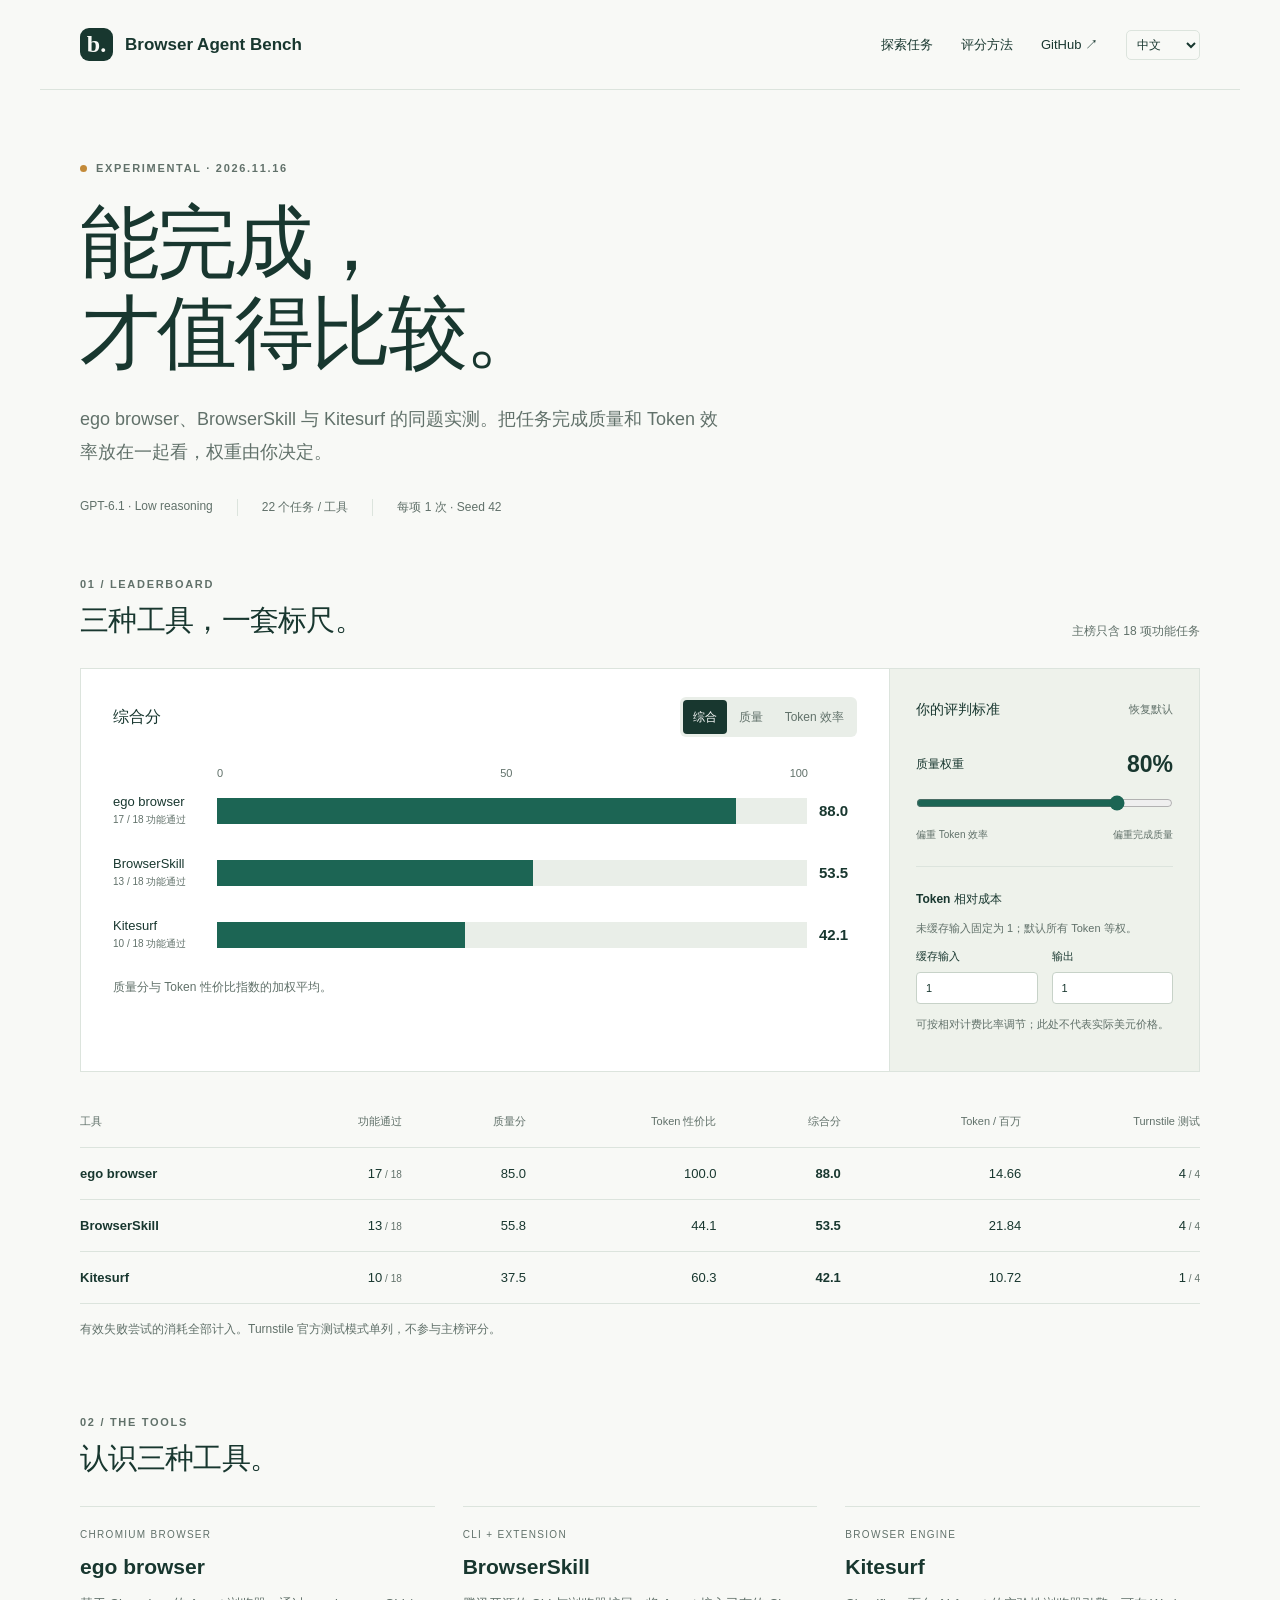
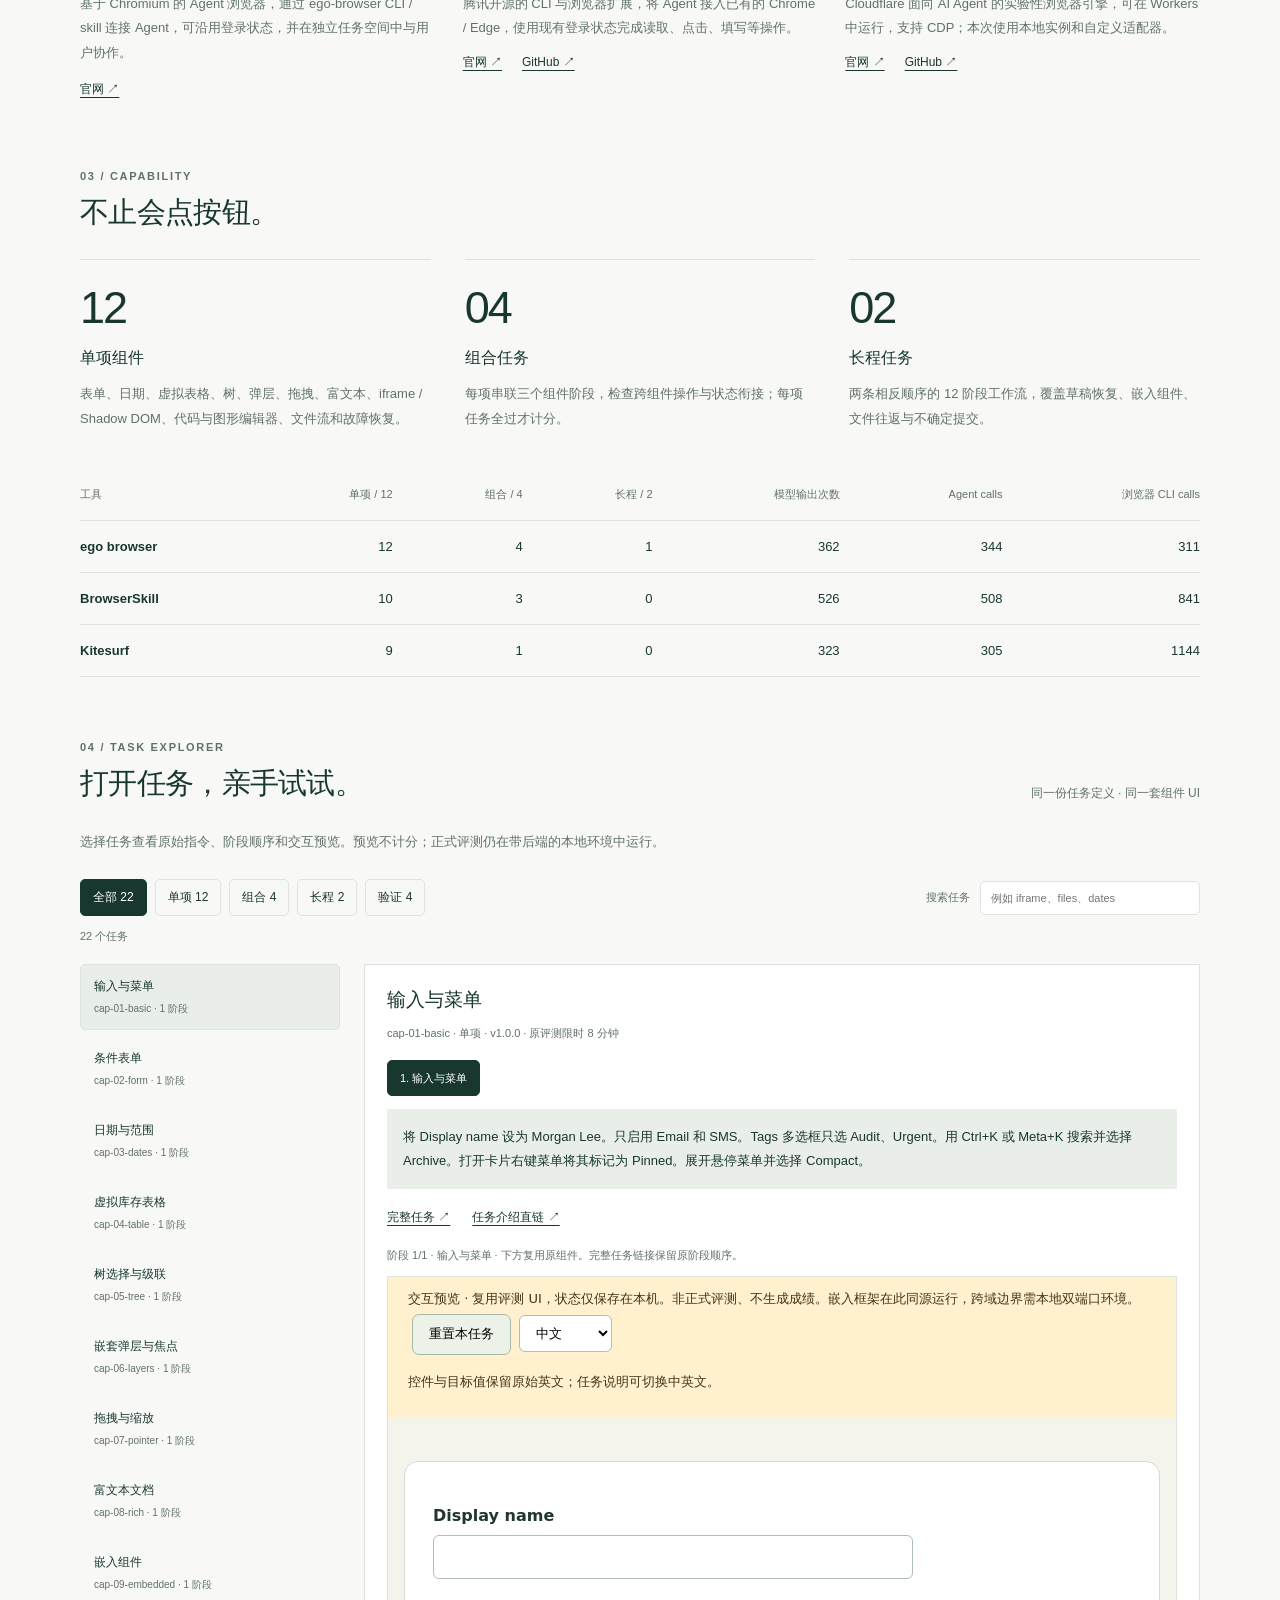
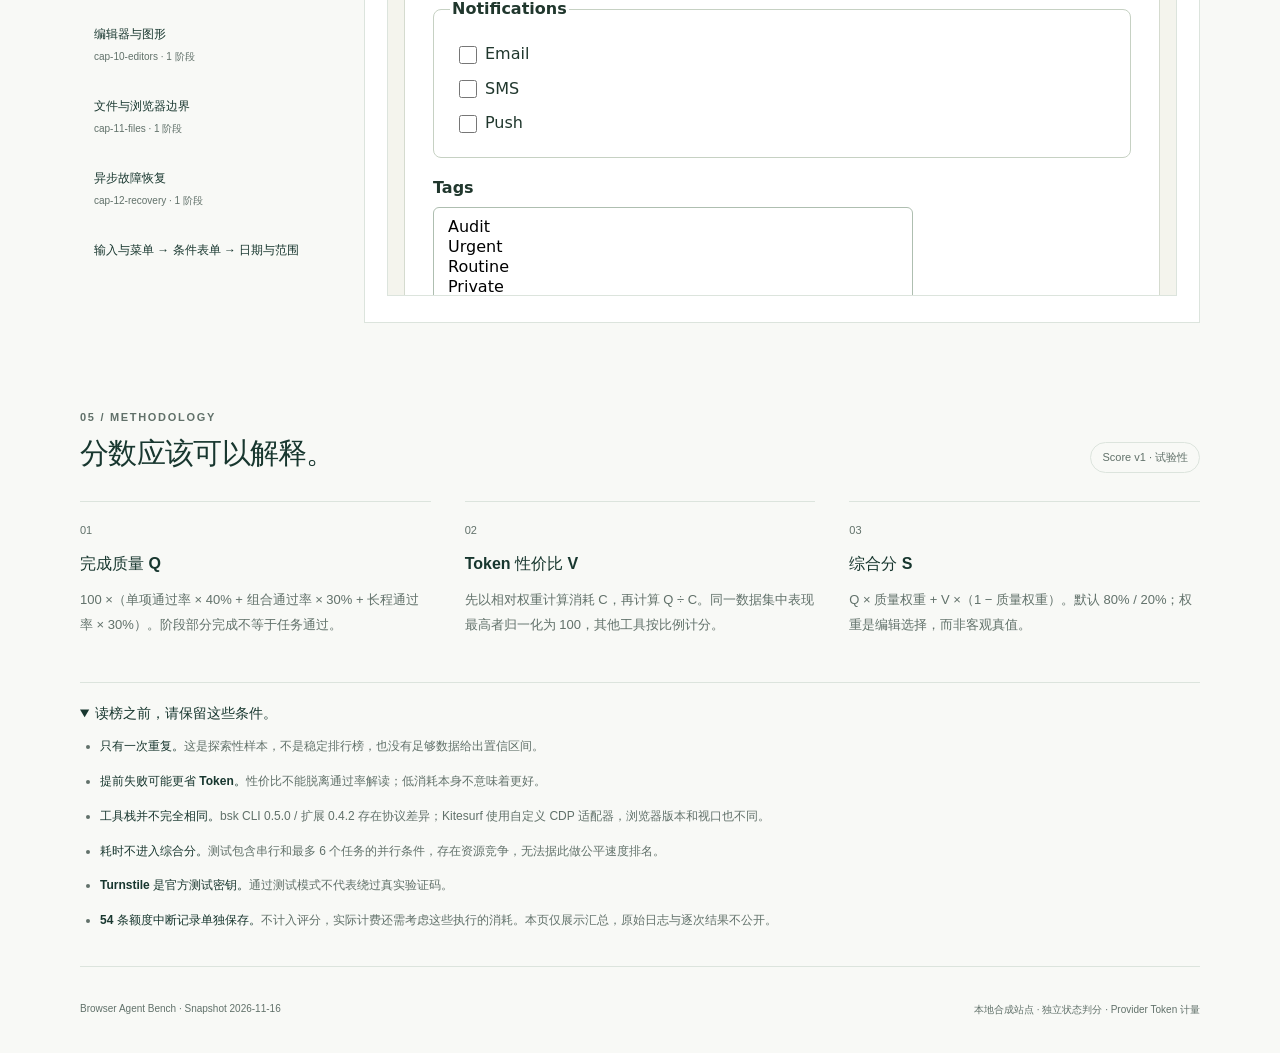
<file: index.html>
<!doctype html>
<html lang="zh-CN">
<head>
  <meta charset="utf-8">
  <meta name="viewport" content="width=device-width, initial-scale=1">
  <meta name="description" content="ego browser、BrowserSkill 与 Kitesurf 的本地浏览器 Agent 实测对比：任务完成质量、Token 效率与可调整的综合评分。">
  <meta name="color-scheme" content="light">
  <title>Browser Agent Bench — 交互榜单</title>
  <link rel="stylesheet" href="style.css?v=20261118-1">
  <script src="i18n.js?v=20261118-1"></script>
  <script src="app.js?v=20261118-1" defer></script>
  <script src="task-explorer.js?v=20261118-1" defer></script>
</head>
<body>
  <a class="skip" href="#main">跳转到榜单</a>
  <header class="top"><a class="brand" href="./"><span class="mark" aria-hidden="true">b.</span> Browser Agent Bench</a><nav aria-label="主导航"><a href="#tasks">探索任务</a><a href="#method">评分方法</a><a href="https://github.com/madcpt/browser-agent-bench-pages">GitHub ↗</a><label class="language-picker"><span class="sr-only">Language / 语言</span><select data-language aria-label="Language / 语言"><option value="zh">中文</option><option value="en">English</option></select></label></nav></header>
  <main id="main">
    <section class="hero"><div class="eyebrow"><span class="dot"></span> EXPERIMENTAL · 2026.11.16</div><h1>能完成，<br>才值得比较。</h1><p class="lead">ego browser、BrowserSkill 与 Kitesurf 的同题实测。把任务完成质量和 Token 效率放在一起看，权重由你决定。</p><div class="facts"><span>GPT-6.1 · Low reasoning</span><span>22 个任务 / 工具</span><span>每项 1 次 · Seed 42</span></div></section>
    <section class="score-section" aria-labelledby="leaderboard-title"><div class="section-head"><div><div class="eyebrow">01 / LEADERBOARD</div><h2 id="leaderboard-title">三种工具，一套标尺。</h2></div><span class="note">主榜只含 18 项功能任务</span></div>
      <div class="layout"><div class="chart-panel"><div class="chart-head"><h3 id="metric-heading">综合分</h3><div class="segmented" role="group" aria-label="图表指标"><button type="button" data-metric="composite" aria-pressed="true">综合</button><button type="button" data-metric="quality" aria-pressed="false">质量</button><button type="button" data-metric="valueIndex" aria-pressed="false">Token 效率</button></div></div><div class="axis" aria-hidden="true"><span>0</span><span>50</span><span>100</span></div><div id="bars" class="bars"></div><p class="chart-caption" id="chart-caption">质量分与 Token 性价比指数的加权平均。</p><p id="ranking" class="sr-only" aria-live="polite"></p></div>
      <aside class="controls" aria-label="评分参数"><div class="control-title"><h3>你的评判标准</h3><button type="button" id="reset" class="text-button">恢复默认</button></div><label class="range-label" for="quality-weight">质量权重 <output id="quality-label" for="quality-weight">80%</output></label><input id="quality-weight" type="range" min="0" max="100" step="5" value="80"><div class="range-ends"><span>偏重 Token 效率</span><span>偏重完成质量</span></div><hr><h4>Token 相对成本</h4><p class="small">未缓存输入固定为 1；默认所有 Token 等权。</p><div class="number-controls"><label for="cache-weight">缓存输入<input id="cache-weight" type="number" min="0" max="100" step="0.1" value="1"></label><label for="output-weight">输出<input id="output-weight" type="number" min="0" max="100" step="0.1" value="1"></label></div><p class="small">可按相对计费比率调节；此处不代表实际美元价格。</p><p id="error" role="alert"></p></aside></div>
      <div class="table-wrap"><table><caption class="sr-only">功能任务评分和原始 Token 汇总</caption><thead><tr><th scope="col">工具</th><th scope="col">功能通过</th><th scope="col">质量分</th><th scope="col">Token 性价比</th><th scope="col">综合分</th><th scope="col">Token / 百万</th><th scope="col">Turnstile 测试</th></tr></thead><tbody id="scores"></tbody></table></div><p class="footnote">有效失败尝试的消耗全部计入。Turnstile 官方测试模式单列，不参与主榜评分。</p>
    </section>
    <section class="tool-section" aria-labelledby="tools-title"><div class="section-head"><div><div class="eyebrow">02 / THE TOOLS</div><h2 id="tools-title">认识三种工具。</h2></div></div><div class="tool-grid">
      <article><span class="tool-kind">CHROMIUM BROWSER</span><h3>ego browser</h3><p>基于 Chromium 的 Agent 浏览器，通过 ego-browser CLI / skill 连接 Agent，可沿用登录状态，并在独立任务空间中与用户协作。</p><a href="https://www.egolite.ai/" target="_blank" rel="noopener noreferrer">官网 ↗</a></article>
      <article><span class="tool-kind">CLI + EXTENSION</span><h3>BrowserSkill</h3><p>腾讯开源的 CLI 与浏览器扩展，将 Agent 接入已有的 Chrome / Edge，使用现有登录状态完成读取、点击、填写等操作。</p><div class="tool-links"><a href="https://browserskill.weixin.qq.com/" target="_blank" rel="noopener noreferrer">官网 ↗</a><a href="https://github.com/Tencent/BrowserSkill" target="_blank" rel="noopener noreferrer">GitHub ↗</a></div></article>
      <article><span class="tool-kind">BROWSER ENGINE</span><h3>Kitesurf</h3><p>Cloudflare 面向 AI Agent 的实验性浏览器引擎，可在 Workers 中运行，支持 CDP；本次使用本地实例和自定义适配器。</p><div class="tool-links"><a href="https://kitesurf.dev/" target="_blank" rel="noopener noreferrer">官网 ↗</a><a href="https://github.com/cloudflare/kitesurf" target="_blank" rel="noopener noreferrer">GitHub ↗</a></div></article>
    </div></section>
    <section class="coverage" aria-labelledby="coverage-title"><div class="section-head"><div><div class="eyebrow">03 / CAPABILITY</div><h2 id="coverage-title">不止会点按钮。</h2></div></div><div class="coverage-grid"><article><span class="large-number">12</span><h3>单项组件</h3><p>表单、日期、虚拟表格、树、弹层、拖拽、富文本、iframe / Shadow DOM、代码与图形编辑器、文件流和故障恢复。</p></article><article><span class="large-number">04</span><h3>组合任务</h3><p>每项串联三个组件阶段，检查跨组件操作与状态衔接；每项任务全过才计分。</p></article><article><span class="large-number">02</span><h3>长程任务</h3><p>两条相反顺序的 12 阶段工作流，覆盖草稿恢复、嵌入组件、文件往返与不确定提交。</p></article></div><div class="table-wrap"><table><caption class="sr-only">分任务类型的通过数量</caption><thead><tr><th>工具</th><th>单项 / 12</th><th>组合 / 4</th><th>长程 / 2</th><th>模型输出次数</th><th>Agent calls</th><th>浏览器 CLI calls</th></tr></thead><tbody id="coverage"></tbody></table></div></section>
    <section id="tasks" class="task-section" aria-labelledby="tasks-title"><div class="section-head"><div><div class="eyebrow">04 / TASK EXPLORER</div><h2 id="tasks-title">打开任务，亲手试试。</h2></div><span class="note">同一份任务定义 · 同一套组件 UI</span></div><p class="task-intro">选择任务查看原始指令、阶段顺序和交互预览。预览不计分；正式评测仍在带后端的本地环境中运行。</p><div class="task-filters" role="group" aria-label="任务类型"><button type="button" data-task-filter="all" aria-pressed="true">全部 22</button><button type="button" data-task-filter="short" aria-pressed="false">单项 12</button><button type="button" data-task-filter="medium" aria-pressed="false">组合 4</button><button type="button" data-task-filter="long" aria-pressed="false">长程 2</button><button type="button" data-task-filter="guard" aria-pressed="false">验证 4</button><label class="task-search">搜索任务<input id="task-search" type="search" placeholder="例如 iframe、files、dates"></label></div><p id="task-count" class="small" aria-live="polite"></p><div class="task-explorer"><div id="task-list" class="task-list" aria-label="任务列表"></div><article id="task-detail" class="task-detail"><h3 id="task-title">正在加载任务…</h3><p id="task-meta" class="small"></p><div id="task-stages" class="stage-chips" role="group" aria-label="任务阶段"></div><p id="stage-brief" class="stage-brief"></p><div class="preview-links"><a id="task-open" target="_blank" rel="noopener">完整任务 ↗</a><a id="task-permalink">任务介绍直链 ↗</a></div><p class="small" id="preview-caption">原组件交互预览</p><iframe id="task-preview" title="任务交互预览" loading="lazy"></iframe></article></div><p id="task-error" role="alert"></p></section>
    <section id="method" class="method"><div class="section-head"><div><div class="eyebrow">05 / METHODOLOGY</div><h2>分数应该可以解释。</h2></div><span class="badge">Score v1 · 试验性</span></div><div class="method-grid"><article><span class="step">01</span><h3>完成质量 Q</h3><p>100 ×（单项通过率 × 40% + 组合通过率 × 30% + 长程通过率 × 30%）。阶段部分完成不等于任务通过。</p></article><article><span class="step">02</span><h3>Token 性价比 V</h3><p>先以相对权重计算消耗 C，再计算 Q ÷ C。同一数据集中表现最高者归一化为 100，其他工具按比例计分。</p></article><article><span class="step">03</span><h3>综合分 S</h3><p>Q × 质量权重 + V ×（1 − 质量权重）。默认 80% / 20%；权重是编辑选择，而非客观真值。</p></article></div><details open><summary>读榜之前，请保留这些条件。</summary><ul><li><strong>只有一次重复。</strong>这是探索性样本，不是稳定排行榜，也没有足够数据给出置信区间。</li><li><strong>提前失败可能更省 Token。</strong>性价比不能脱离通过率解读；低消耗本身不意味着更好。</li><li><strong>工具栈并不完全相同。</strong>bsk CLI 0.5.0 / 扩展 0.4.2 存在协议差异；Kitesurf 使用自定义 CDP 适配器，浏览器版本和视口也不同。</li><li><strong>耗时不进入综合分。</strong>测试包含串行和最多 6 个任务的并行条件，存在资源竞争，无法据此做公平速度排名。</li><li><strong>Turnstile 是官方测试密钥。</strong>通过测试模式不代表绕过真实验证码。</li><li><strong>54 条额度中断记录单独保存。</strong>不计入评分，实际计费还需考虑这些执行的消耗。本页仅展示汇总，原始日志与逐次结果不公开。</li></ul></details></section>
    <footer><span>Browser Agent Bench · Snapshot 2026-11-16</span><span>本地合成站点 · 独立状态判分 · Provider Token 计量</span></footer>
    <noscript>请启用 JavaScript 查看交互榜单。默认综合分：ego browser 88.0，BrowserSkill 53.5，Kitesurf 42.1。</noscript>
  </main>
</body>
</html>
</file>
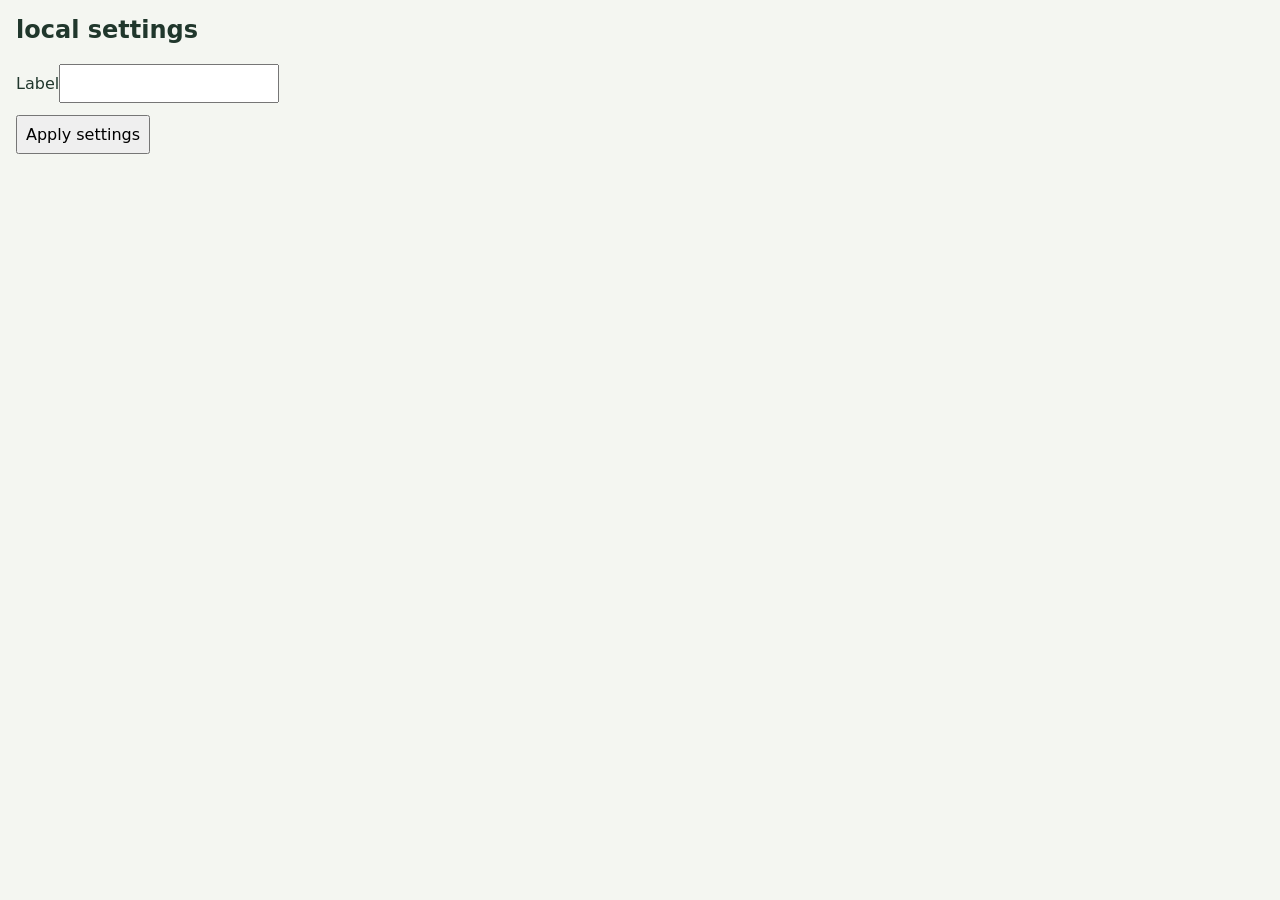
<file: demo/embedded.html>
<html lang="en"><meta charset="utf-8"><meta name="viewport" content="width=device-width,initial-scale=1"><title>Embedded task component</title><main id="embed"></main><script type="module" src="assets/embedded.js"></script></html>
</file>
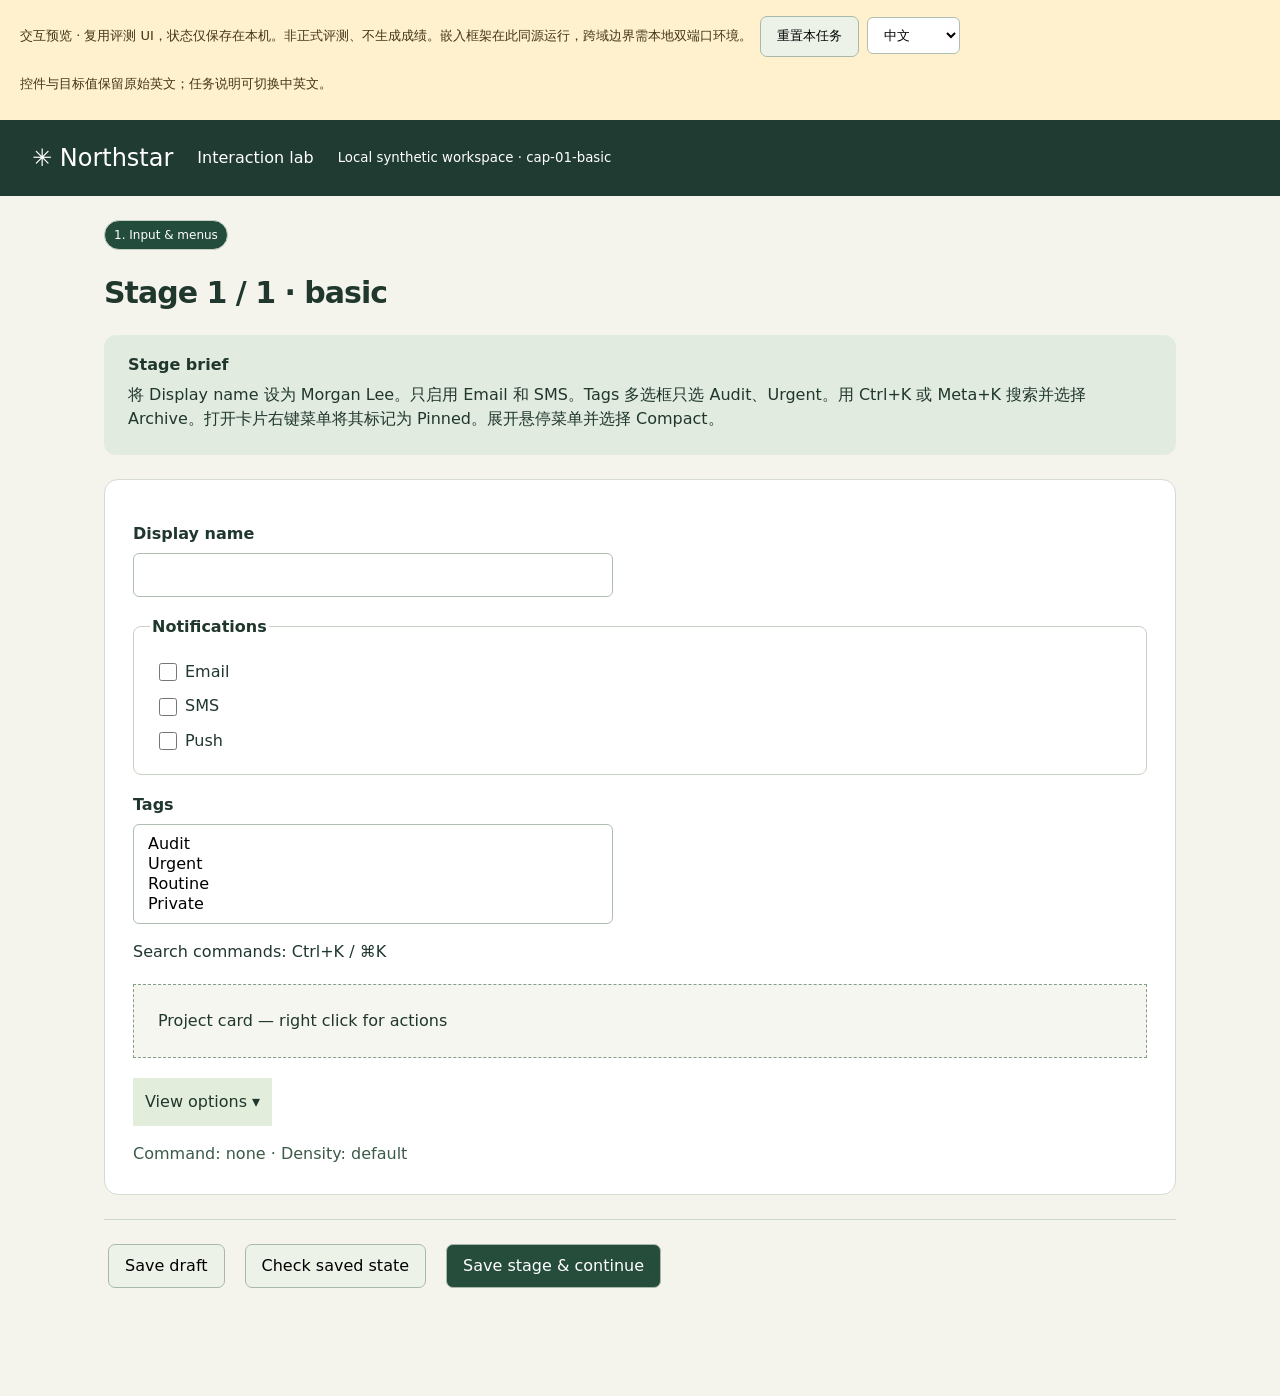
<file: demo/lab.html>
<!doctype html><html lang="en"><meta charset="utf-8"><meta name="viewport" content="width=device-width,initial-scale=1"><title>Task preview · Browser Agent Bench</title><script src="../i18n.js?v=20261118-1"></script><script src="../preview-i18n.js?v=20261118-1" defer></script><link rel="stylesheet" href="assets/lab.css"><style>.preview-notice{padding:12px 20px;background:#fff0ce;font:13px/1.6 system-ui;color:#413616}header{flex-wrap:wrap}header small{margin-left:0}iframe{max-width:100%}.is-embedded-preview header,.is-embedded-preview .brief,.is-embedded-preview main>nav,.is-embedded-preview main>h1{display:none}.is-embedded-preview main{margin:8px auto;padding:12px 16px 48px}</style><script>if(window.self!==window.top)document.documentElement.classList.add("is-embedded-preview");</script><aside class="preview-notice">交互预览 · 复用评测 UI，状态仅保存在本机。非正式评测、不生成成绩。嵌入框架在此同源运行，跨域边界需本地双端口环境。 <button id="preview-reset">重置本任务</button> <select data-language aria-label="Language / 语言"><option value="zh">中文</option><option value="en">English</option></select><p id="preview-language-note"></p></aside><div id="lab-root"></div><script type="module" src="assets/lab.js"></script><script>document.getElementById('preview-reset').onclick=()=>{localStorage.removeItem('bab-preview-v1:'+new URLSearchParams(location.search).get('task'));location.reload()};</script></html>
</file>
<file: style.css>
:root{--paper:#f8f9f6;--ink:#18372f;--muted:#61716a;--line:#dce4dd;--green:#1c6554;--soft:#e9eee8;--white:#fff;font-family:Inter,-apple-system,BlinkMacSystemFont,"Segoe UI","PingFang SC",sans-serif;color:var(--ink);background:var(--paper);font-synthesis:none}*{box-sizing:border-box}html{scroll-behavior:smooth;scroll-padding-top:24px}body{margin:0}a{color:inherit;text-underline-offset:4px}button,input{font:inherit}button{cursor:pointer}a:focus-visible,button:focus-visible,input:focus-visible,summary:focus-visible{outline:3px solid #b77824;outline-offset:4px}main,.top{max-width:1200px;margin:auto;padding-inline:40px}.top{height:90px;display:flex;align-items:center;justify-content:space-between;border-bottom:1px solid var(--line);gap:20px}.brand{display:flex;align-items:center;gap:12px;text-decoration:none;font-weight:650;font-size:17px}.mark{background:var(--ink);color:var(--paper);border-radius:9px;width:33px;height:33px;display:grid;place-items:center;font-size:24px;font-family:Georgia,serif}.top nav{display:flex;gap:28px;font-size:13px}.top nav a{text-decoration:none}.hero{padding:72px 0 62px;max-width:820px}.eyebrow{font-size:11px;letter-spacing:1.7px;font-weight:650;display:flex;align-items:center;gap:9px;color:var(--muted)}.dot{height:7px;width:7px;background:#c38a38;border-radius:50%}h1{font-size:clamp(46px,7vw,80px);letter-spacing:-3px;font-weight:650;line-height:1.13;margin:24px 0}.lead{font-size:18px;line-height:1.85;max-width:650px;color:var(--muted)}.facts{display:flex;flex-wrap:wrap;gap:12px 24px;font-size:12px;margin-top:30px;color:var(--muted)}.facts span+span{border-left:1px solid var(--line);padding-left:24px}.section-head{display:flex;justify-content:space-between;align-items:end;gap:20px;margin-bottom:28px}h2{font-size:29px;letter-spacing:-.7px;line-height:1.3;margin:12px 0 0;font-weight:600}.note,.badge,.footnote{font-size:12px;color:var(--muted)}.layout{display:grid;grid-template-columns:1fr 310px;border:1px solid var(--line);background:var(--white)}.chart-panel{padding:28px 32px}.chart-head{display:flex;justify-content:space-between;align-items:center;flex-wrap:wrap;gap:16px}h3{font-size:16px;margin:0;font-weight:600}.segmented{display:flex;background:var(--soft);padding:3px;border-radius:6px;gap:2px}.segmented button{border:0;background:none;padding:7px 10px;font-size:12px;border-radius:4px;color:var(--muted);min-height:34px}.segmented button[aria-pressed=true]{background:var(--ink);color:var(--white)}.axis{display:flex;justify-content:space-between;margin:30px 49px 15px 104px;font-size:11px;color:var(--muted);font-variant-numeric:tabular-nums}.bars{display:grid;gap:29px}.bar-row{display:grid;grid-template-columns:92px 1fr 38px;gap:12px;align-items:center;font-size:13px}.bar-label span{display:block;font-size:10px;color:var(--muted);margin-top:4px}.bar-track{height:26px;background:var(--soft)}.bar-fill{height:100%;background:var(--green);transition:width .25s}.bar-value{font-variant-numeric:tabular-nums;font-size:15px;font-weight:600}.chart-caption{font-size:12px;color:var(--muted);margin:27px 0 0;line-height:1.6;min-height:38px}.controls{padding:26px;background:#eef2eb;border-left:1px solid var(--line)}.control-title{display:flex;justify-content:space-between;gap:10px;align-items:center;margin-bottom:27px}.control-title h3{font-size:14px}.text-button{border:0;background:none;color:var(--muted);font-size:11px;padding:7px 0}.range-label{display:flex;align-items:center;justify-content:space-between;font-size:12px}output{font-size:23px;font-weight:550;font-variant-numeric:tabular-nums}input[type=range]{width:100%;accent-color:var(--green);margin:13px 0;min-height:24px}.range-ends{display:flex;justify-content:space-between;color:var(--muted);font-size:10px}hr{border:0;border-top:1px solid var(--line);margin:24px 0}h4{font-size:12px;margin:0}.small{font-size:11px;color:var(--muted);line-height:1.7}.number-controls{display:flex;gap:14px}.number-controls label{display:grid;gap:8px;flex:1;font-size:11px}.number-controls input{width:100%;min-width:0;border:1px solid #c7d2c8;background:var(--white);padding:9px;color:var(--ink);border-radius:4px}.table-wrap{overflow-x:auto;margin-top:24px}table{width:100%;border-collapse:collapse;font-size:13px;font-variant-numeric:tabular-nums}th,td{text-align:right;padding:18px 14px;border-bottom:1px solid var(--line);white-space:nowrap}th{font-size:11px;font-weight:500;color:var(--muted)}th:first-child,td:first-child{text-align:left;padding-left:0}th:last-child,td:last-child{padding-right:0}td:first-child{font-weight:600}td.emphasis{font-weight:650}td small{font-size:10px;color:var(--muted)}.footnote{line-height:1.7;margin-top:15px}.coverage,.method{padding-top:72px}.coverage-grid,.method-grid{display:grid;grid-template-columns:repeat(3,1fr);gap:34px}.coverage-grid article,.method-grid article{padding-top:22px;border-top:1px solid var(--line)}.large-number{font-size:45px;font-weight:500;letter-spacing:-2px;display:block;margin-bottom:14px}.coverage-grid p,.method-grid p{font-size:13px;line-height:1.9;color:var(--muted)}.step{font-size:11px;color:var(--muted);display:block;margin-bottom:18px}.badge{border:1px solid var(--line);padding:7px 11px;border-radius:20px;font-size:11px;white-space:nowrap}details{margin-top:32px;border-top:1px solid var(--line);border-bottom:1px solid var(--line);padding:22px 0}summary{cursor:pointer;font-size:14px;font-weight:550}details ul{padding-left:20px;color:var(--muted);font-size:12px;line-height:1.9;max-width:940px}details li{margin-top:12px}details strong{color:var(--ink);font-weight:550}footer{display:flex;justify-content:space-between;flex-wrap:wrap;gap:12px;padding:36px 0;color:var(--muted);font-size:10px}.sr-only,.skip{position:absolute;width:1px;height:1px;padding:0;margin:-1px;overflow:hidden;clip:rect(0,0,0,0);white-space:nowrap}.skip:focus{position:fixed;top:12px;left:12px;width:auto;height:auto;clip:auto;z-index:20;background:var(--white);padding:12px}#error{color:#a12e25;font-size:12px;margin-bottom:0}@media(max-width:960px){.layout{grid-template-columns:1fr 270px}.chart-panel{padding:24px}.controls{padding:23px}.bar-row{grid-template-columns:83px 1fr 38px}.axis{margin-left:95px}.coverage-grid,.method-grid{gap:22px}}@media(max-width:760px){main,.top{padding-inline:22px}.top{height:74px}.brand{font-size:13px;gap:8px}.top nav{gap:14px;font-size:11px}.hero{padding:48px 0}.hero h1{letter-spacing:-2px}.lead{font-size:16px}.layout{grid-template-columns:1fr}.controls{border-left:0;border-top:1px solid var(--line)}.control-title{margin-bottom:14px}.number-controls{max-width:340px}.coverage-grid,.method-grid{grid-template-columns:1fr}.coverage-grid article{display:grid;grid-template-columns:64px 1fr;column-gap:18px}.coverage-grid .large-number{grid-row:span 2;font-size:37px}.coverage-grid p{margin:6px 0 0}.coverage-grid h3{margin-top:6px}.section-head{align-items:start;flex-direction:column;gap:12px}h2{font-size:25px}.coverage,.method{padding-top:48px}.facts{gap:10px 16px}.facts span+span{padding-left:16px}.axis{margin-left:95px}.bar-label{font-size:12px}}@media(max-width:390px){main,.top{padding-inline:16px}.top nav a:first-child{display:none}.chart-panel{padding:20px 16px}.bar-row{grid-template-columns:78px 1fr 34px;gap:8px}.axis{margin-left:86px;margin-right:42px}.segmented button{padding:7px 8px}.facts span+span{border:0;padding-left:0}}@media(prefers-reduced-motion:reduce){html{scroll-behavior:auto}.bar-fill{transition:none}}
.tool-section,.task-section{padding-top:64px}.tool-grid{display:grid;grid-template-columns:repeat(3,1fr);gap:28px}.tool-grid article{padding-top:22px;border-top:1px solid var(--line)}.tool-kind{font-size:10px;letter-spacing:1.3px;color:var(--muted);display:block;margin-bottom:15px}.tool-grid h3{font-size:21px}.tool-grid p,.task-intro{font-size:13px;line-height:1.9;color:var(--muted)}.tool-grid a{font-size:12px}.tool-links{display:flex;gap:20px}.task-filters{display:flex;align-items:center;flex-wrap:wrap;gap:8px;margin-top:24px}.task-filters button,.stage-chips button{border:1px solid var(--line);background:transparent;color:var(--ink);padding:9px 12px;border-radius:5px;font-size:12px;min-height:36px}.task-filters button[aria-pressed=true],.stage-chips button[aria-pressed=true]{background:var(--ink);color:var(--white);border-color:var(--ink)}.task-search{margin-left:auto;font-size:11px;color:var(--muted);display:flex;gap:10px;align-items:center}.task-search input{font:inherit;padding:10px;border:1px solid var(--line);border-radius:5px;min-width:220px;background:var(--white)}.task-explorer{display:grid;grid-template-columns:260px minmax(0,1fr);gap:24px;margin-top:18px;align-items:start}.task-list{display:grid;gap:6px;max-height:900px;overflow-y:auto}.task-list button{text-align:left;border:1px solid transparent;background:none;padding:13px;color:var(--ink);min-width:0;border-radius:5px}.task-list button span{display:block;font-size:12px;font-weight:550;overflow-wrap:anywhere}.task-list button small{display:block;margin-top:7px;font-size:10px;color:var(--muted)}.task-list button[aria-pressed=true]{background:var(--soft);border-color:var(--line)}.task-detail{min-width:0;border:1px solid var(--line);padding:22px;background:var(--white)}.task-detail h3{font-size:19px;overflow-wrap:anywhere}.stage-chips{display:flex;flex-wrap:wrap;gap:6px;margin-top:18px}.stage-chips button{font-size:11px}.stage-brief{font-size:13px;line-height:1.85;background:var(--soft);padding:16px;white-space:pre-wrap;overflow-wrap:anywhere}.preview-links{display:flex;flex-wrap:wrap;gap:22px;font-size:12px;margin:20px 0}.task-detail iframe{width:100%;height:620px;border:1px solid var(--line);background:var(--paper)}.task-detail .small{overflow-wrap:anywhere}.preview-notice button{font:inherit}#task-error{color:#a12e25}@media(max-width:760px){.tool-grid{grid-template-columns:1fr}.task-explorer{grid-template-columns:1fr}.task-list{grid-template-columns:repeat(2,minmax(0,1fr));max-height:310px}.task-search{margin-left:0;width:100%;margin-top:10px}.task-search input{flex:1;min-width:0}.task-detail{padding:16px}.task-detail iframe{height:600px}.task-filters button{padding:9px}.top nav{gap:10px}.task-section,.tool-section{padding-top:48px}.tool-grid article{padding-bottom:8px}}
.language-picker select{font:inherit;font-size:12px;border:1px solid var(--line);border-radius:5px;background:var(--paper);color:var(--ink);padding:6px}.top nav{align-items:center}html[lang=en] h1{font-size:clamp(40px,6vw,72px);letter-spacing:-2px}@media(max-width:760px){.top{height:auto;min-height:82px;flex-wrap:wrap;padding-block:14px;gap:12px}.top nav{flex-wrap:wrap}.top nav a{font-size:11px}.language-picker select{min-height:36px}}

@media(max-width:390px){.top nav a:first-child{display:inline}}
</file>
<file: demo/assets/lab.css>
:root{font:16px/1.5 Inter,system-ui,sans-serif;color:#20372d;background:#f4f4ed}*{box-sizing:border-box}body{margin:0}header{padding:20px 32px;background:#203b31;color:#fff;display:flex;gap:24px;align-items:center}header a{font-size:24px;color:#fff;text-decoration:none}header small{margin-left:auto}main{max-width:1120px;margin:24px auto;padding:0 24px 80px}h1{font-size:30px;letter-spacing:-1px}h2{font-size:22px}.brief{background:#e1ebe0;padding:18px 24px;border-radius:12px}.brief p{margin:6px 0}nav{display:flex;flex-wrap:wrap;gap:6px}nav span{padding:5px 9px;font-size:12px;border:1px solid #c4d0c3;border-radius:20px}nav .current{background:#244c3c;color:#fff}nav .done{background:#d4e5d0}.work-area{background:#fff;border:1px solid #d5dbcf;border-radius:14px;padding:28px;margin:24px 0}.field{display:flex;flex-direction:column;gap:7px;margin:14px 0;max-width:480px}.field>span,legend{font-weight:650}input,select,textarea,button{font:inherit}input:not([type=checkbox]):not([type=range]),select,textarea{border:1px solid #aebeb0;border-radius:6px;padding:9px 12px;background:#fff;max-width:100%}input[type=checkbox]{width:18px;height:18px;vertical-align:middle;margin-right:8px}input[type=range]{width:360px}button{padding:9px 16px;border:1px solid #a8b9a9;border-radius:7px;background:#edf2e9;cursor:pointer;margin:4px}button:hover{background:#d5e6cf}button:disabled{opacity:.55;cursor:wait}.primary{background:#264c3c;color:#fff}fieldset{border:1px solid #c6d1c3;border-radius:8px;padding:16px;margin:18px 0}fieldset>label{display:block;padding:5px}.row{display:flex;align-items:center;gap:12px;flex-wrap:wrap}.context-card{padding:24px;border:1px dashed #849f88;margin:20px 0;background:#f5f6ef}.hover-host{display:inline-block;position:relative;padding:12px;background:#e3eddb;cursor:pointer}.hover-menu{display:none;position:absolute;top:100%;left:0;z-index:3;background:#fff;border:1px solid #aeb;padding:8px;min-width:200px}.hover-host:hover .hover-menu,.hover-host:focus-within .hover-menu{display:block}output{display:block;margin-top:16px;color:#3b5a48;overflow-wrap:anywhere}footer{display:flex;gap:12px;flex-wrap:wrap;border-top:1px solid #ccd6c7;padding-top:20px}.error{padding:16px;background:#ffeded;color:#8d2828;border:1px solid #dcaaaa;border-radius:8px}dialog{max-width:700px;width:85%;border:1px solid #9cb19a;border-radius:14px;padding:28px;box-shadow:0 30px 100px #122c3350}dialog::backdrop{background:#122b2b66}.calendar{display:grid;grid-template-columns:repeat(7,1fr);max-width:480px;gap:3px}.calendar button[aria-pressed=true]{background:#315c41;color:#fff}.virtual-scroll{height:420px;overflow:auto;border:1px solid #aebdae;margin:20px 0}.virtual-row{position:absolute;left:0;right:0;height:48px;display:grid;grid-template-columns:180px 1fr 130px 110px;align-items:center;gap:12px;padding:4px 16px;border-bottom:1px solid #e3e8de;background:#fff}.virtual-row input[type=number]{width:110px}details{margin:10px 18px}summary{cursor:pointer;font-weight:600}[role=treeitem]{display:block;margin:8px 20px}.drag-list{padding:0;list-style:none;max-width:550px}.drag-list li{border:1px solid #b7c8b4;border-radius:8px;padding:16px 24px;margin:10px 0;cursor:grab;background:#f4f7ef}.drag-list span{float:right;color:#67806b}.resize-panel{position:relative;height:150px;background:#e4ebdc;margin:24px 0;padding:24px;border:1px solid #9db497}.resize-handle{position:absolute;right:0;top:0;width:12px;height:100%;cursor:ew-resize;background:#8cad81}.rich-editor{min-height:260px;border:1px solid #9bb39b;padding:20px;outline-offset:4px}.rich-editor table,.sheet{border-collapse:collapse}.rich-editor td,.rich-editor th,.sheet td,.sheet th{border:1px solid #acbcab;min-width:110px;padding:10px}.sheet{margin:20px 0}.sheet td[contenteditable=true]{background:#f6f7f0}.code-editor{border:1px solid #a5b8a2;min-height:130px;font-size:17px}iframe{display:block;width:100%;height:300px;border:1px solid #a5baa1;margin:16px 0}iframe[title="Cross-origin settings"]{height:480px}canvas{max-width:100%;border:1px solid #a2b8a0;cursor:grab}svg{max-width:640px;width:100%;display:block}svg [role=button]{cursor:pointer}pre{padding:16px;background:#f2f5ee;white-space:pre-wrap}@media(max-width:700px){header{padding:16px;flex-wrap:wrap}header small{margin:0}main{padding:0 12px 60px}.work-area{padding:16px}.virtual-row{grid-template-columns:140px 130px 110px 90px;min-width:560px}.row{align-items:stretch;flex-direction:column}}
</file>
